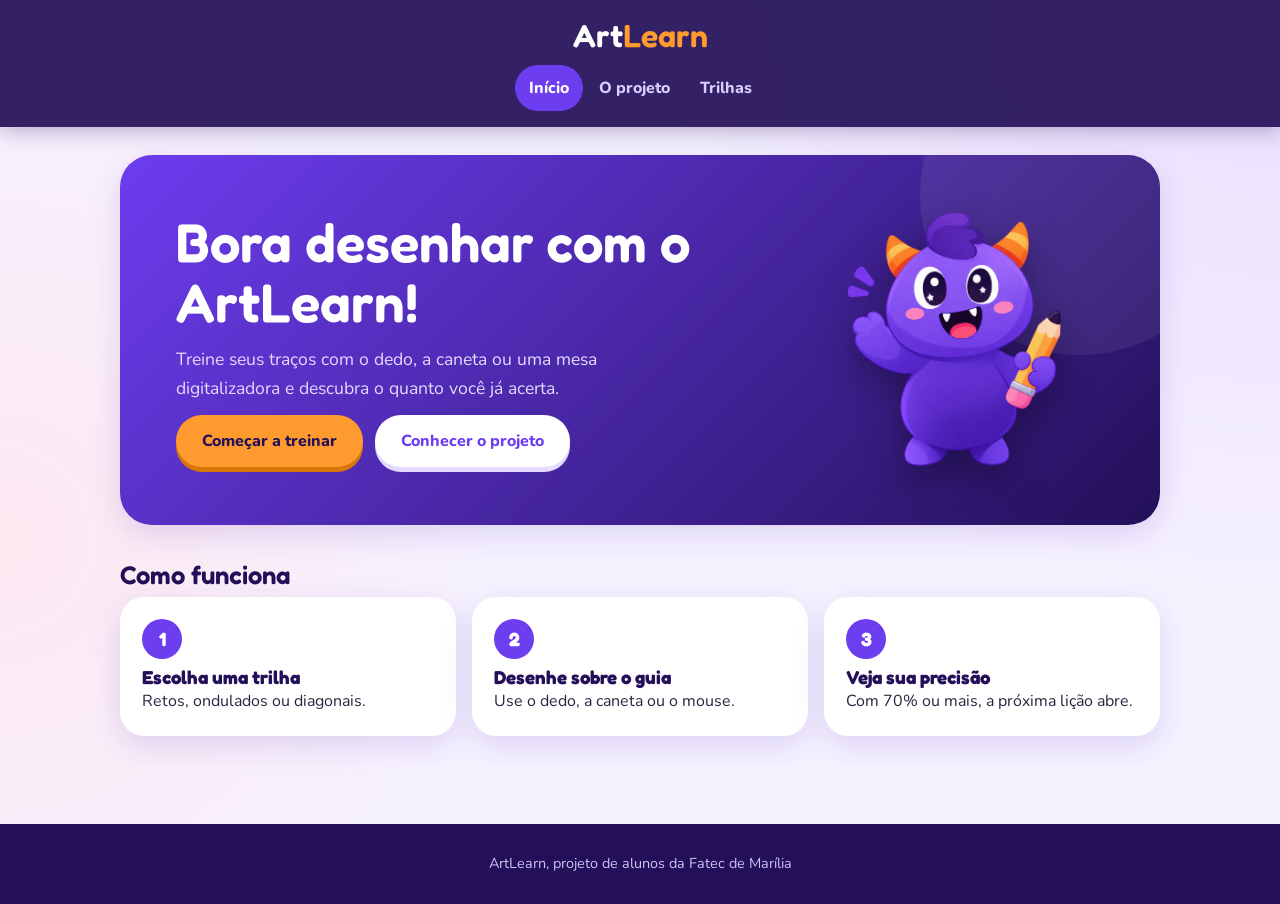
<file: index.html>
<!DOCTYPE html>
<html lang="pt-BR">
<head>
  <meta charset="UTF-8">
  <meta name="viewport" content="width=device-width, initial-scale=1">
  <title>Boas-vindas | ArtLearn</title>
  <link href="https://fonts.googleapis.com/css2?family=Fredoka:wght@500;600&family=Nunito:wght@400;800&display=swap" rel="stylesheet">
  <link rel="stylesheet" href="style.css">
</head>
<body >
  <header class="topo">
    <div class="topo-interno">
      <a class="logo" href="index.html">Art<span>Learn</span></a>
      <button class="botao-menu" id="botaoMenu" aria-label="Abrir menu">☰</button>
      <nav class="menu" id="menu">
        <a href="index.html" class="atual">Início</a>
        <a href="projeto.html" >O projeto</a>
        <a href="trilhas.html" >Trilhas</a>
      </nav>
    </div>
  </header>
  <main>
    <section class="hero">
      <img src="img/mascote.png" alt="Mascote do ArtLearn, um monstrinho roxo segurando um lápis">
      <div>
        <h1>Bora desenhar com o ArtLearn!</h1>
        <p>Treine seus traços com o dedo, a caneta ou uma mesa digitalizadora e descubra o quanto você já acerta.</p>
        <div class="hero-botoes">
          <a class="botao" href="trilhas.html">Começar a treinar</a>
          <a class="botao claro" href="projeto.html">Conhecer o projeto</a>
        </div>
      </div>
    </section>
    <h2>Como funciona</h2>
    <section class="passos">
      <div class="passo"><b>1</b><h3>Escolha uma trilha</h3><p>Retos, ondulados ou diagonais.</p></div>
      <div class="passo"><b>2</b><h3>Desenhe sobre o guia</h3><p>Use o dedo, a caneta ou o mouse.</p></div>
      <div class="passo"><b>3</b><h3>Veja sua precisão</h3><p>Com 70% ou mais, a próxima lição abre.</p></div>
    </section>
  </main>
  <footer class="rodape">ArtLearn, projeto de alunos da Fatec de Marília</footer>
  <script src="script.js"></script>
</body>
</html>
</file>
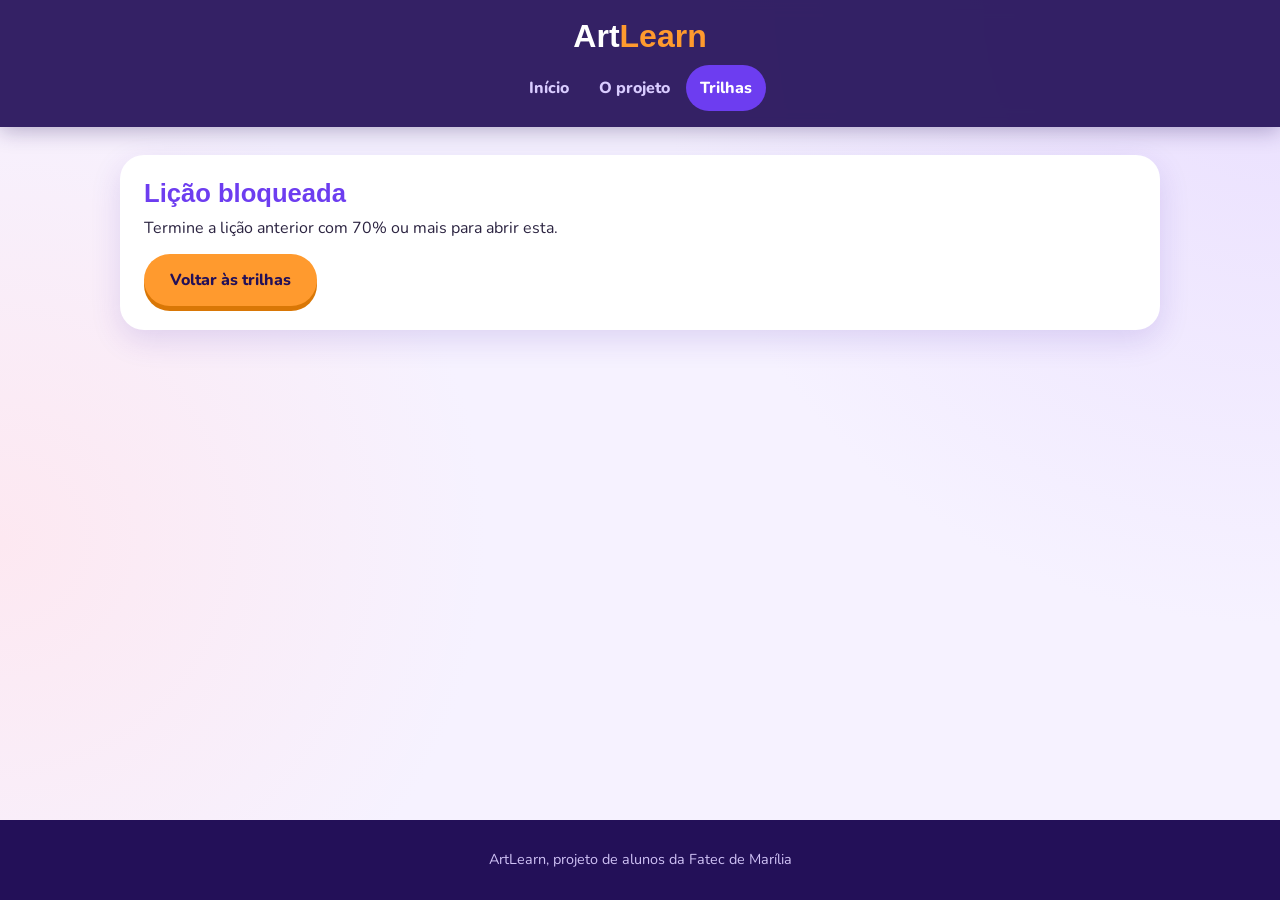
<file: licao-diagonais.html>
<!DOCTYPE html>
<html lang="pt-BR">
<head>
  <meta charset="UTF-8">
  <meta name="viewport" content="width=device-width, initial-scale=1">
  <title>Traços diagonais | ArtLearn</title>
  <link href="https://fonts.googleapis.com/css2?family=Baloo+2:wght@600;800&family=Nunito:wght@400;800&display=swap" rel="stylesheet">
  <link rel="stylesheet" href="style.css">
</head>
<body data-licao="diagonais" data-tipo="diagonais" data-anterior="ondulados" data-proxima="trilhas.html">
  <header class="topo">
    <div class="topo-interno">
      <a class="logo" href="index.html">Art<span>Learn</span></a>
      <button class="botao-menu" id="botaoMenu" aria-label="Abrir menu">☰</button>
      <nav class="menu" id="menu">
        <a href="index.html" >Início</a>
        <a href="projeto.html" >O projeto</a>
        <a href="trilhas.html" class="atual">Trilhas</a>
      </nav>
    </div>
  </header>
  <main>
    <div id="bloqueio" class="caixa oculto">
      <h2>Lição bloqueada</h2>
      <p>Termine a lição anterior com 70% ou mais para abrir esta.</p>
      <a class="botao" href="trilhas.html">Voltar às trilhas</a>
    </div>
    <div id="area">
      <h1>Traços diagonais</h1>
      <div class="etapas">
        <p class="subtitulo" id="etapa"></p>
        <div class="pontos" id="pontos"><span></span><span></span><span></span></div>
      </div>
      <div class="mascote-fala">
        <img src="img/mascote.png" alt="Mascote do ArtLearn">
        <div class="balao">Puxe a linha de cima para baixo, com a mão firme.</div>
      </div>
      <canvas id="tela"></canvas>
      <div class="controles">
        <button class="botao" id="verificar">Verificar</button>
        <button class="botao claro" id="limpar">Limpar</button>
        <button class="botao oculto" id="seguinte">Próximo traço</button>
      </div>
      <div class="barra"><div id="barra"></div></div>
      <p id="resultado">Desenhe por cima do guia e clique em Verificar.</p>
      <p id="melhor"></p>
      <a class="botao oculto" id="proxima" href="trilhas.html">Próxima lição</a>
      <a class="botao claro" href="trilhas.html">Voltar às trilhas</a>
    </div>
  </main>
  <footer class="rodape">ArtLearn, projeto de alunos da Fatec de Marília</footer>
  <script src="script.js"></script>
  <script src="licao.js"></script>
</body>
</html>
</file>
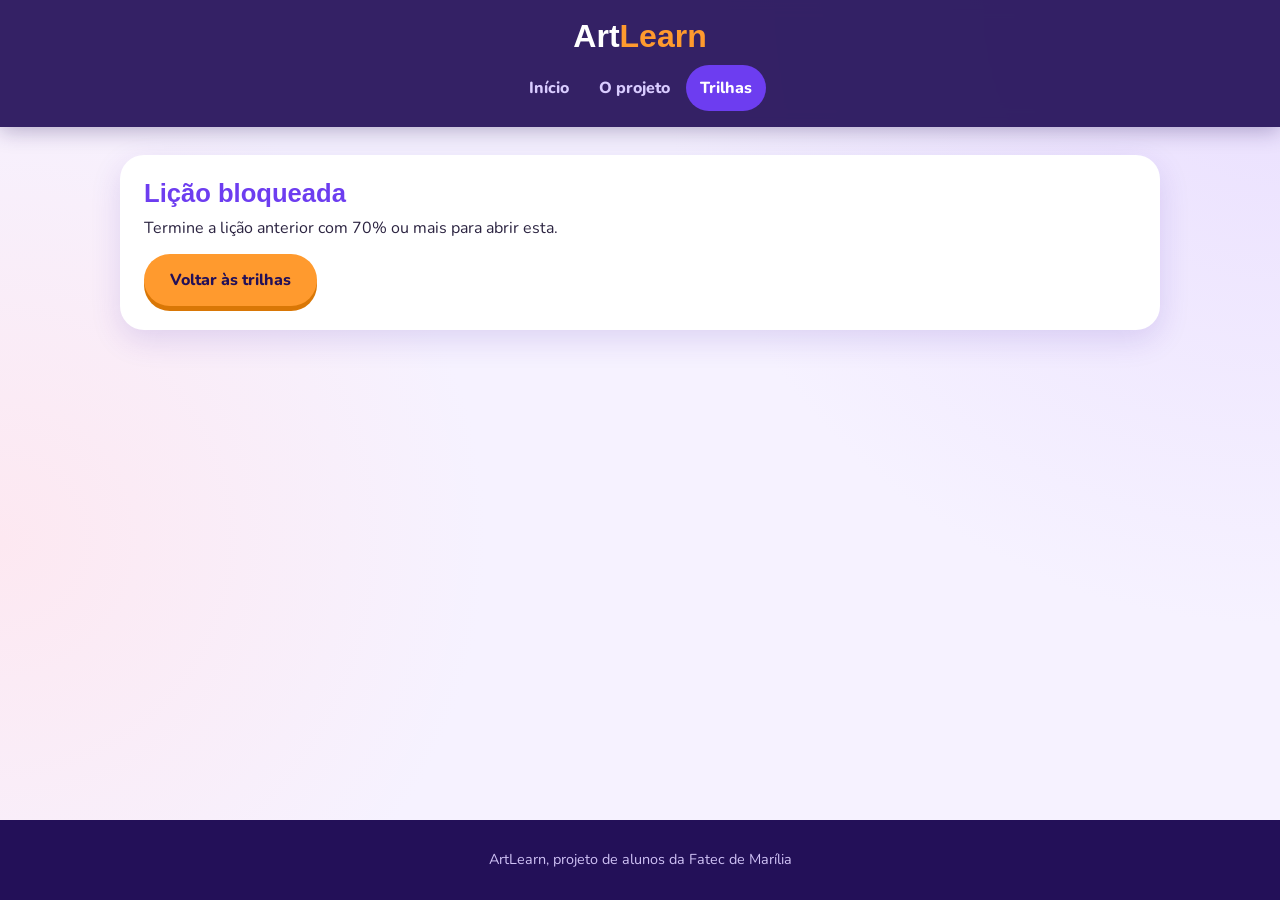
<file: licao-ondulados.html>
<!DOCTYPE html>
<html lang="pt-BR">
<head>
  <meta charset="UTF-8">
  <meta name="viewport" content="width=device-width, initial-scale=1">
  <title>Traços ondulados | ArtLearn</title>
  <link href="https://fonts.googleapis.com/css2?family=Baloo+2:wght@600;800&family=Nunito:wght@400;800&display=swap" rel="stylesheet">
  <link rel="stylesheet" href="style.css">
</head>
<body data-licao="ondulados" data-tipo="ondulados" data-anterior="retos" data-proxima="licao-diagonais.html">
  <header class="topo">
    <div class="topo-interno">
      <a class="logo" href="index.html">Art<span>Learn</span></a>
      <button class="botao-menu" id="botaoMenu" aria-label="Abrir menu">☰</button>
      <nav class="menu" id="menu">
        <a href="index.html" >Início</a>
        <a href="projeto.html" >O projeto</a>
        <a href="trilhas.html" class="atual">Trilhas</a>
      </nav>
    </div>
  </header>
  <main>
    <div id="bloqueio" class="caixa oculto">
      <h2>Lição bloqueada</h2>
      <p>Termine a lição anterior com 70% ou mais para abrir esta.</p>
      <a class="botao" href="trilhas.html">Voltar às trilhas</a>
    </div>
    <div id="area">
      <h1>Traços ondulados</h1>
      <div class="etapas">
        <p class="subtitulo" id="etapa"></p>
        <div class="pontos" id="pontos"><span></span><span></span><span></span></div>
      </div>
      <div class="mascote-fala">
        <img src="img/mascote.png" alt="Mascote do ArtLearn">
        <div class="balao">Deixe a mão acompanhar a onda, sem pressa.</div>
      </div>
      <canvas id="tela"></canvas>
      <div class="controles">
        <button class="botao" id="verificar">Verificar</button>
        <button class="botao claro" id="limpar">Limpar</button>
        <button class="botao oculto" id="seguinte">Próximo traço</button>
      </div>
      <div class="barra"><div id="barra"></div></div>
      <p id="resultado">Desenhe por cima do guia e clique em Verificar.</p>
      <p id="melhor"></p>
      <a class="botao oculto" id="proxima" href="licao-diagonais.html">Próxima lição</a>
      <a class="botao claro" href="trilhas.html">Voltar às trilhas</a>
    </div>
  </main>
  <footer class="rodape">ArtLearn, projeto de alunos da Fatec de Marília</footer>
  <script src="script.js"></script>
  <script src="licao.js"></script>
</body>
</html>
</file>
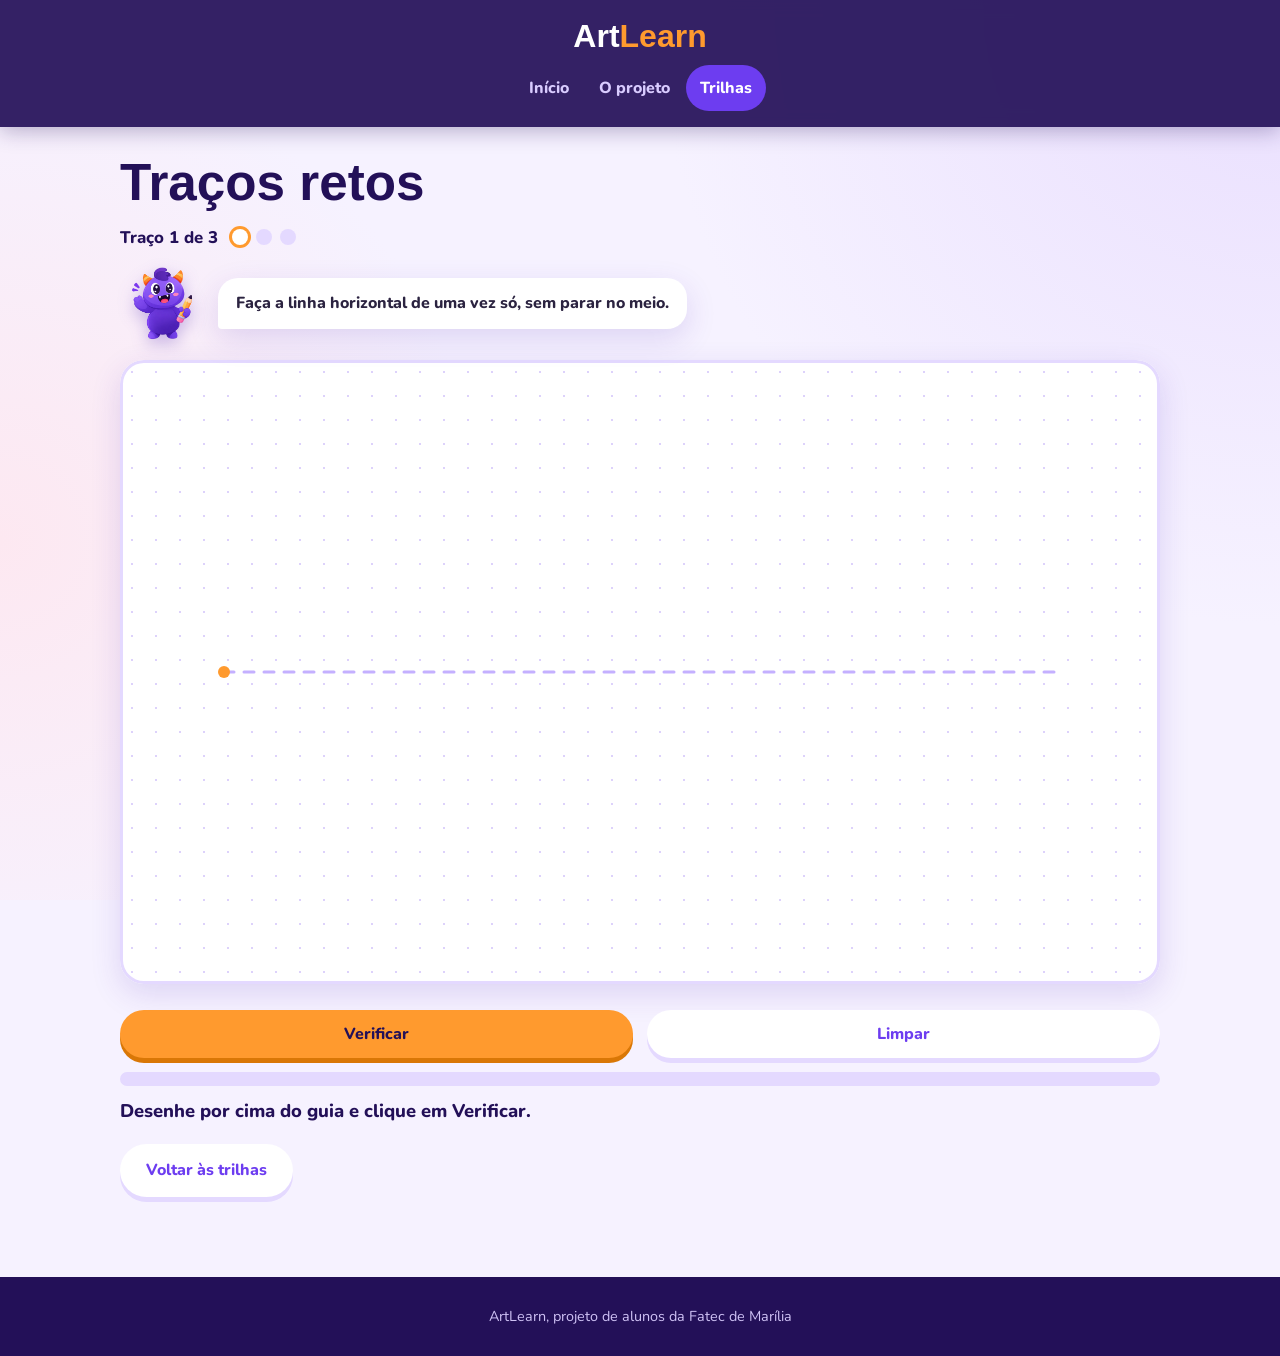
<file: licao-retos.html>
<!DOCTYPE html>
<html lang="pt-BR">
<head>
  <meta charset="UTF-8">
  <meta name="viewport" content="width=device-width, initial-scale=1">
  <title>Traços retos | ArtLearn</title>
  <link href="https://fonts.googleapis.com/css2?family=Baloo+2:wght@600;800&family=Nunito:wght@400;800&display=swap" rel="stylesheet">
  <link rel="stylesheet" href="style.css">
</head>
<body data-licao="retos" data-tipo="retos" data-anterior="" data-proxima="licao-ondulados.html">
  <header class="topo">
    <div class="topo-interno">
      <a class="logo" href="index.html">Art<span>Learn</span></a>
      <button class="botao-menu" id="botaoMenu" aria-label="Abrir menu">☰</button>
      <nav class="menu" id="menu">
        <a href="index.html" >Início</a>
        <a href="projeto.html" >O projeto</a>
        <a href="trilhas.html" class="atual">Trilhas</a>
      </nav>
    </div>
  </header>
  <main>
    <div id="bloqueio" class="caixa oculto">
      <h2>Lição bloqueada</h2>
      <p>Termine a lição anterior com 70% ou mais para abrir esta.</p>
      <a class="botao" href="trilhas.html">Voltar às trilhas</a>
    </div>
    <div id="area">
      <h1>Traços retos</h1>
      <div class="etapas">
        <p class="subtitulo" id="etapa"></p>
        <div class="pontos" id="pontos"><span></span><span></span><span></span></div>
      </div>
      <div class="mascote-fala">
        <img src="img/mascote.png" alt="Mascote do ArtLearn">
        <div class="balao">Faça cada linha de uma vez só, sem parar no meio.</div>
      </div>
      <canvas id="tela"></canvas>
      <div class="controles">
        <button class="botao" id="verificar">Verificar</button>
        <button class="botao claro" id="limpar">Limpar</button>
        <button class="botao oculto" id="seguinte">Próximo traço</button>
      </div>
      <div class="barra"><div id="barra"></div></div>
      <p id="resultado">Desenhe por cima do guia e clique em Verificar.</p>
      <p id="melhor"></p>
      <a class="botao oculto" id="proxima" href="licao-ondulados.html">Próxima lição</a>
      <a class="botao claro" href="trilhas.html">Voltar às trilhas</a>
    </div>
  </main>
  <footer class="rodape">ArtLearn, projeto de alunos da Fatec de Marília</footer>
  <script src="script.js"></script>
  <script src="licao.js"></script>
</body>
</html>
</file>
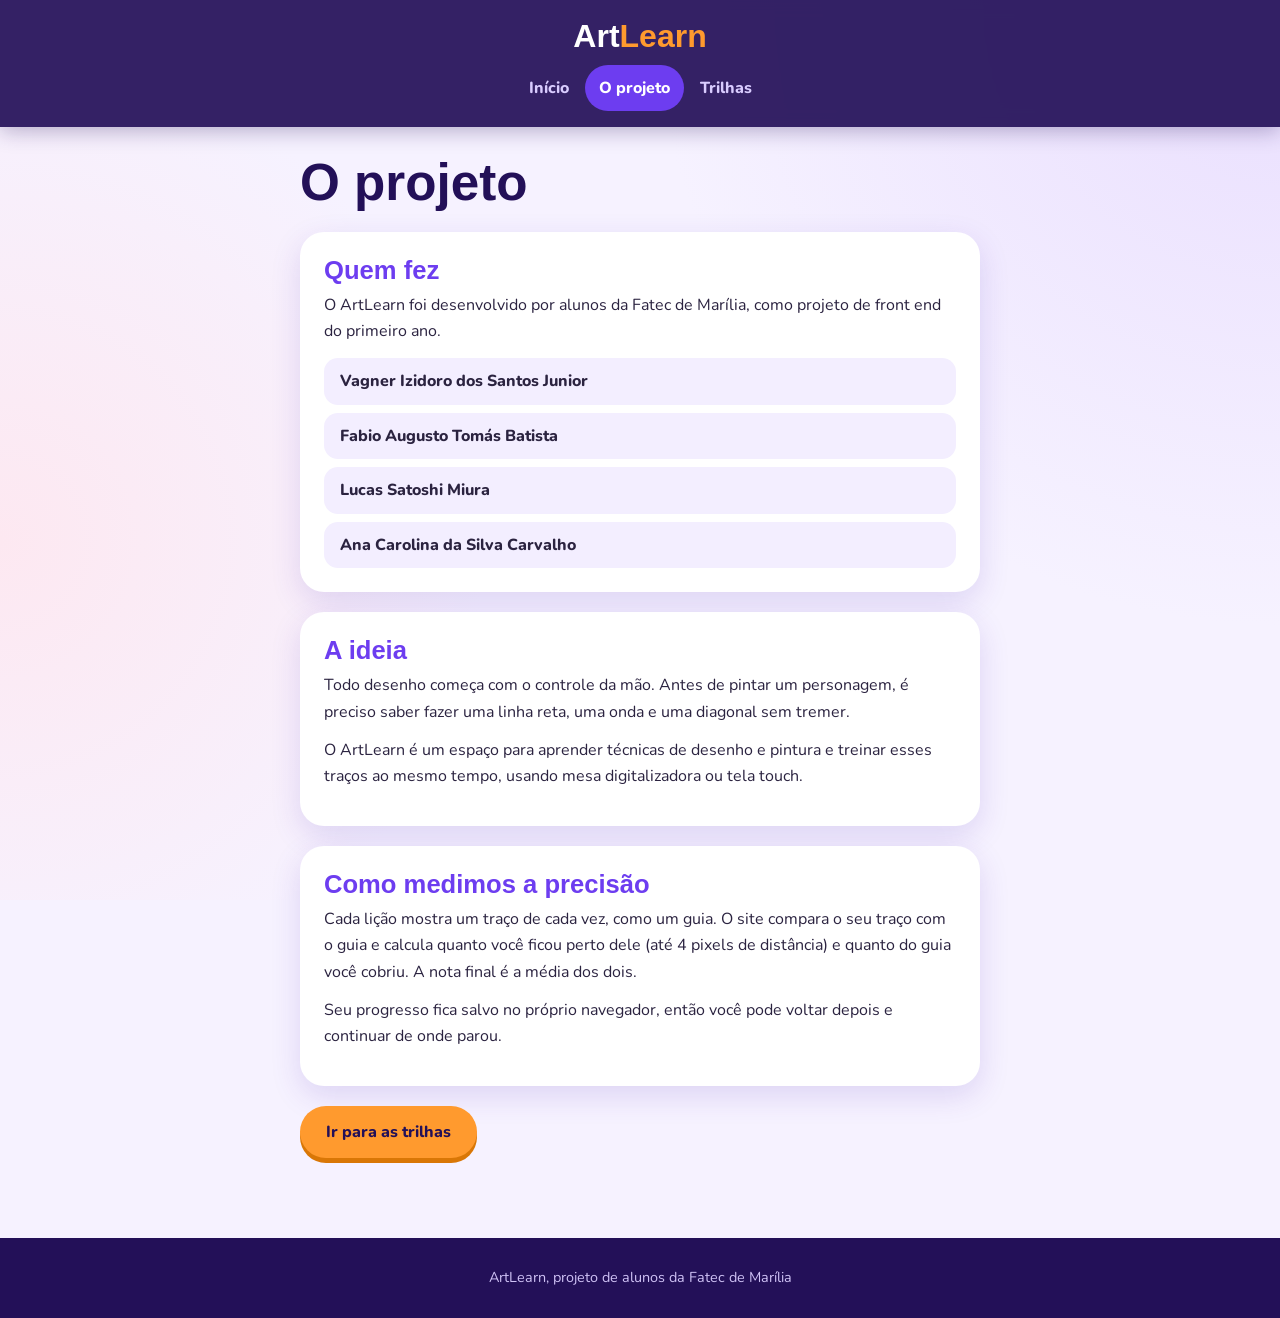
<file: projeto.html>
<!DOCTYPE html>
<html lang="pt-BR">
<head>
  <meta charset="UTF-8">
  <meta name="viewport" content="width=device-width, initial-scale=1">
  <title>O projeto | ArtLearn</title>
  <link href="https://fonts.googleapis.com/css2?family=Baloo+2:wght@600;800&family=Nunito:wght@400;800&display=swap" rel="stylesheet">
  <link rel="stylesheet" href="style.css">
</head>
<body >
  <header class="topo">
    <div class="topo-interno">
      <a class="logo" href="index.html">Art<span>Learn</span></a>
      <button class="botao-menu" id="botaoMenu" aria-label="Abrir menu">☰</button>
      <nav class="menu" id="menu">
        <a href="index.html" >Início</a>
        <a href="projeto.html" class="atual">O projeto</a>
        <a href="trilhas.html" >Trilhas</a>
      </nav>
    </div>
  </header>
  <main class="texto-longo">
    <h1>O projeto</h1>
    <section class="caixa">
      <h2>Quem fez</h2>
      <p>O ArtLearn foi desenvolvido por alunos da Fatec de Marília, como projeto de front end do primeiro ano.</p>
      <ul class="equipe">
        <li>Vagner Izidoro dos Santos Junior</li>
        <li>Fabio Augusto Tomás Batista</li>
        <li>Lucas Satoshi Miura</li>
        <li>Ana Carolina da Silva Carvalho</li>
      </ul>
    </section>
    <section class="caixa">
      <h2>A ideia</h2>
      <p>Todo desenho começa com o controle da mão. Antes de pintar um personagem, é preciso saber fazer uma linha reta, uma onda e uma diagonal sem tremer.</p>
      <p>O ArtLearn é um espaço para aprender técnicas de desenho e pintura e treinar esses traços ao mesmo tempo, usando mesa digitalizadora ou tela touch.</p>
    </section>
    <section class="caixa">
      <h2>Como medimos a precisão</h2>
      <p>Cada lição mostra um traço de cada vez, como um guia. O site compara o seu traço com o guia e calcula quanto você ficou perto dele (até 4 pixels de distância) e quanto do guia você cobriu. A nota final é a média dos dois.</p>
      <p>Seu progresso fica salvo no próprio navegador, então você pode voltar depois e continuar de onde parou.</p>
    </section>
    <a class="botao" href="trilhas.html">Ir para as trilhas</a>
  </main>
  <footer class="rodape">ArtLearn, projeto de alunos da Fatec de Marília</footer>
  <script src="script.js"></script>
</body>
</html>
</file>
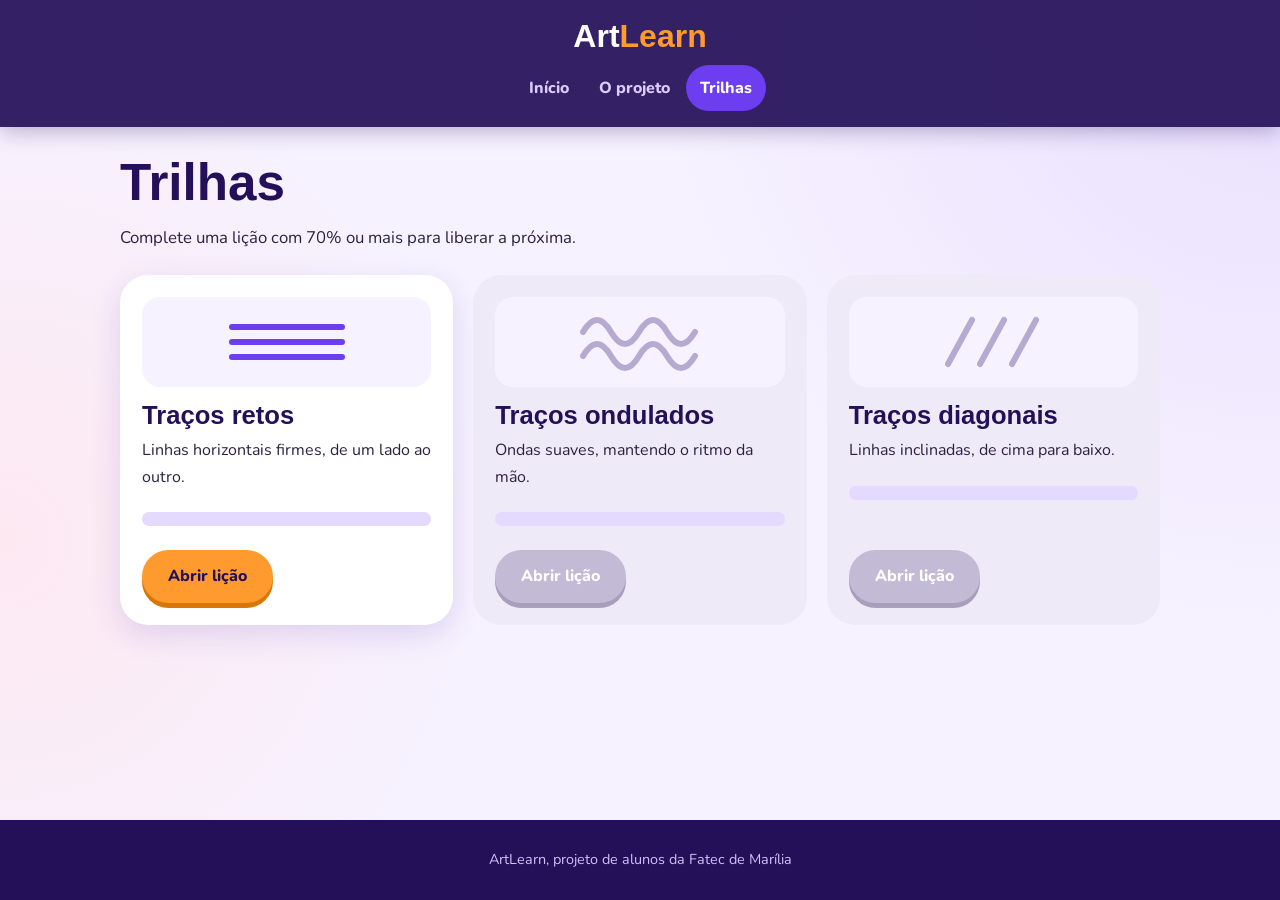
<file: trilhas.html>
<!DOCTYPE html>
<html lang="pt-BR">
<head>
  <meta charset="UTF-8">
  <meta name="viewport" content="width=device-width, initial-scale=1">
  <title>Trilhas | ArtLearn</title>
  <link href="https://fonts.googleapis.com/css2?family=Baloo+2:wght@600;800&family=Nunito:wght@400;800&display=swap" rel="stylesheet">
  <link rel="stylesheet" href="style.css">
</head>
<body >
  <header class="topo">
    <div class="topo-interno">
      <a class="logo" href="index.html">Art<span>Learn</span></a>
      <button class="botao-menu" id="botaoMenu" aria-label="Abrir menu">☰</button>
      <nav class="menu" id="menu">
        <a href="index.html" >Início</a>
        <a href="projeto.html" >O projeto</a>
        <a href="trilhas.html" class="atual">Trilhas</a>
      </nav>
    </div>
  </header>
  <main>
    <h1>Trilhas</h1>
    <p class="subtitulo">Complete uma lição com 70% ou mais para liberar a próxima.</p>
    <div class="trilha">
      <article class="card" data-licao="retos" data-anterior="">
        <div class="icone"><svg viewBox="0 0 130 60" aria-hidden="true"><path d="M10 15h110M10 30h110M10 45h110"/></svg></div>
        <h2>Traços retos</h2>
        <p>Linhas horizontais firmes, de um lado ao outro.</p>
        <div class="barra"><div></div></div>
        <p class="status"></p>
        <a class="botao" href="licao-retos.html">Abrir lição</a>
      </article>
      <article class="card" data-licao="ondulados" data-anterior="retos">
        <div class="icone"><svg viewBox="0 0 130 60" aria-hidden="true"><path d="M8 20q14-24 28 0t28 0 28 0 28 0M8 44q14-24 28 0t28 0 28 0 28 0"/></svg></div>
        <h2>Traços ondulados</h2>
        <p>Ondas suaves, mantendo o ritmo da mão.</p>
        <div class="barra"><div></div></div>
        <p class="status"></p>
        <a class="botao" href="licao-ondulados.html">Abrir lição</a>
      </article>
      <article class="card" data-licao="diagonais" data-anterior="ondulados">
        <div class="icone"><svg viewBox="0 0 130 60" aria-hidden="true"><path d="M20 52l24-44M52 52l24-44M84 52l24-44"/></svg></div>
        <h2>Traços diagonais</h2>
        <p>Linhas inclinadas, de cima para baixo.</p>
        <div class="barra"><div></div></div>
        <p class="status"></p>
        <a class="botao" href="licao-diagonais.html">Abrir lição</a>
      </article>
    </div>
  </main>
  <footer class="rodape">ArtLearn, projeto de alunos da Fatec de Marília</footer>
  <script src="script.js"></script>
</body>
</html>
</file>
<file: style.css>
:root {
  --roxo: #6d3df0;
  --roxo-medio: #8b5cf6;
  --roxo-escuro: #231058;
  --roxo-claro: #f6f2ff;
  --lilas: #e4d9ff;
  --laranja: #ff9a2e;
  --rosa: #ff6b9a;
  --texto: #2b2340;
  --verde: #1fa463;
  --sombra: 0 10px 30px rgba(80, 40, 180, 0.15);
}

* { box-sizing: border-box; margin: 0; padding: 0; }

body {
  font-family: 'Nunito', Arial, sans-serif;
  color: var(--texto);
  background: var(--roxo-claro);
  background-image: radial-gradient(circle at 100% 0, #e9defe 0, transparent 40%), radial-gradient(circle at 0 60%, #fde8f1 0, transparent 35%);
  background-attachment: fixed;
  line-height: 1.65;
  min-height: 100vh;
  display: flex;
  flex-direction: column;
}

h1, h2, h3 { font-family: 'Fredoka', Arial, sans-serif; line-height: 1.1; color: var(--roxo-escuro); }
h1 { font-size: 2.6rem; font-weight: 600; margin-bottom: 12px; }
h2 { font-size: 1.6rem; font-weight: 600; margin-bottom: 8px; }
p { margin-bottom: 12px; }
a { color: var(--roxo); }
img { max-width: 100%; height: auto; }

.topo {
  background: rgba(35, 16, 88, 0.92);
  backdrop-filter: blur(10px);
  position: sticky;
  top: 0;
  z-index: 10;
  box-shadow: 0 4px 20px rgba(35, 16, 88, 0.3);
}
.topo-interno {
  max-width: 1080px;
  margin: 0 auto;
  padding: 10px 20px;
  display: flex;
  flex-direction: column;
  align-items: center;
  position: relative;
}
.logo { font-family: 'Fredoka', Arial, sans-serif; font-weight: 600; font-size: 2rem; color: #fff; text-decoration: none; }
.logo span { color: var(--laranja); }
.botao-menu {
  position: absolute;
  right: 20px;
  top: 12px;
  background: rgba(255, 255, 255, 0.12);
  border: none;
  color: #fff;
  font-size: 1.3rem;
  padding: 4px 12px;
  border-radius: 10px;
  cursor: pointer;
}
.menu { display: none; width: 100%; flex-direction: column; align-items: center; padding: 8px 0; gap: 2px; }
.menu.aberto { display: flex; }
.menu a { color: #d9ccff; text-decoration: none; font-weight: 800; padding: 10px 14px; border-radius: 999px; }
.menu a:hover { color: #fff; background: rgba(255, 255, 255, 0.1); }
.menu a.atual { color: #fff; background: var(--roxo); }

main { flex: 1; width: 100%; max-width: 1080px; margin: 0 auto; padding: 28px 20px 56px; }

.hero {
  background: linear-gradient(135deg, var(--roxo) 0%, var(--roxo-escuro) 100%);
  border-radius: 32px;
  padding: 32px 24px;
  display: flex;
  flex-direction: column;
  align-items: center;
  text-align: center;
  gap: 12px;
  margin-bottom: 36px;
  box-shadow: var(--sombra);
  position: relative;
  overflow: hidden;
}
.hero::before {
  content: '';
  position: absolute;
  width: 320px;
  height: 320px;
  border-radius: 50%;
  background: rgba(255, 255, 255, 0.07);
  top: -120px;
  right: -80px;
}
.hero > * { position: relative; }
.hero h1 { color: #fff; font-size: 2.4rem; }
.hero p { color: #e4d9ff; font-size: 1.1rem; max-width: 480px; }
.hero img { width: 230px; filter: drop-shadow(0 14px 18px rgba(0, 0, 0, 0.35)); animation: flutuar 4s ease-in-out infinite; }
.hero-botoes { display: flex; flex-wrap: wrap; gap: 12px; justify-content: center; margin-top: 8px; }
@keyframes flutuar { 50% { transform: translateY(-10px); } }
@media (prefers-reduced-motion: reduce) { .hero img { animation: none; } }

.botao {
  display: inline-block;
  background: var(--laranja);
  color: var(--roxo-escuro);
  border: none;
  font-family: inherit;
  font-weight: 800;
  font-size: 1rem;
  padding: 13px 26px;
  border-radius: 999px;
  text-decoration: none;
  cursor: pointer;
  box-shadow: 0 5px 0 #d97706;
  transition: transform 0.1s, box-shadow 0.1s;
}
.botao:hover { transform: translateY(2px); box-shadow: 0 3px 0 #d97706; }
.botao:active { transform: translateY(5px); box-shadow: 0 0 0 #d97706; }
.botao:focus-visible, .menu a:focus-visible { outline: 3px solid var(--roxo-medio); outline-offset: 3px; }
.botao.claro { background: #fff; color: var(--roxo); box-shadow: 0 5px 0 var(--lilas); }
.botao.claro:hover { box-shadow: 0 3px 0 var(--lilas); }
.botao.claro:active { box-shadow: 0 0 0 var(--lilas); }

.caixa {
  background: #fff;
  border-radius: 24px;
  padding: 24px;
  margin-bottom: 20px;
  box-shadow: var(--sombra);
}
.caixa h2 { color: var(--roxo); }
.texto-longo { max-width: 720px; }
.texto-longo > h1 { margin-bottom: 20px; }

.passos { display: grid; gap: 16px; margin-bottom: 8px; }
.passo { background: #fff; border-radius: 24px; padding: 22px; box-shadow: var(--sombra); }
.passo b {
  display: inline-flex;
  align-items: center;
  justify-content: center;
  width: 40px;
  height: 40px;
  border-radius: 50%;
  background: var(--roxo);
  color: #fff;
  font-family: 'Fredoka', Arial, sans-serif;
  font-size: 1.2rem;
  margin-bottom: 8px;
}
.passo p { margin: 0; }

.subtitulo { max-width: 560px; margin-bottom: 24px; font-size: 1.05rem; }

.trilha { display: grid; gap: 20px; }
.card {
  background: #fff;
  border-radius: 28px;
  padding: 22px;
  box-shadow: var(--sombra);
  display: flex;
  flex-direction: column;
}
.card .botao { margin-top: auto; align-self: flex-start; }
.card.bloqueado { background: #efeaf8; box-shadow: none; }
.card.bloqueado .botao { background: #c3bbd6; box-shadow: 0 5px 0 #a79fbc; color: #fff; pointer-events: none; }
.icone {
  background: var(--roxo-claro);
  border-radius: 18px;
  height: 90px;
  margin-bottom: 14px;
  display: flex;
  align-items: center;
  justify-content: center;
}
.icone svg { width: 130px; height: 60px; fill: none; stroke: var(--roxo); stroke-width: 6; stroke-linecap: round; }
.card.bloqueado .icone svg { stroke: #b5abd0; }
.status { font-weight: 800; color: var(--roxo); margin-bottom: 14px; }
.barra { background: var(--lilas); border-radius: 999px; height: 14px; overflow: hidden; margin: 10px 0; }
.barra div { background: linear-gradient(90deg, var(--roxo-medio), var(--roxo)); height: 100%; width: 0; border-radius: 999px; transition: width 0.4s; }
.barra div.ok { background: linear-gradient(90deg, #34d399, var(--verde)); }

.mascote-fala { display: flex; align-items: center; gap: 14px; margin-bottom: 18px; }
.mascote-fala img { width: 84px; filter: drop-shadow(0 6px 8px rgba(80, 40, 180, 0.3)); }
.balao { background: #fff; border-radius: 20px 20px 20px 4px; padding: 12px 18px; box-shadow: var(--sombra); font-weight: 800; }

#tela {
  width: 100%;
  display: block;
  background-color: #fff;
  background-image: radial-gradient(#ddd2fb 1.5px, transparent 1.5px);
  background-size: 24px 24px;
  border-radius: 24px;
  box-shadow: var(--sombra), inset 0 0 0 3px var(--lilas);
  touch-action: none;
  cursor: url("data:image/svg+xml,%3Csvg xmlns='http://www.w3.org/2000/svg' width='32' height='32' viewBox='0 0 32 32'%3E%3Ccircle cx='16' cy='16' r='7' fill='none' stroke='white' stroke-width='5'/%3E%3Ccircle cx='16' cy='16' r='7' fill='none' stroke='%236d3df0' stroke-width='2.5'/%3E%3Ccircle cx='16' cy='16' r='3' fill='white'/%3E%3Ccircle cx='16' cy='16' r='1.6' fill='%232a1466'/%3E%3C/svg%3E") 16 16, crosshair;
}
.controles { display: flex; flex-wrap: wrap; gap: 14px; margin: 20px 0 14px; }
.controles .botao { flex: 1 1 140px; text-align: center; }
#resultado { font-weight: 800; font-size: 1.15rem; color: var(--roxo-escuro); margin-top: 10px; }
#melhor { color: var(--roxo); font-weight: 800; }
.oculto { display: none; }
#area .botao { margin-top: 6px; }

.rodape { text-align: center; padding: 28px 16px; margin-top: 24px; color: #cfc2f5; background: var(--roxo-escuro); font-size: 0.9rem; }

@media (min-width: 700px) {
  h1 { font-size: 3.2rem; }
  .botao-menu { display: none; }
  .menu { display: flex; flex-direction: row; justify-content: center; width: auto; padding: 2px 0 6px; }
  .hero { flex-direction: row-reverse; text-align: left; justify-content: space-between; padding: 48px 56px; }
  .hero h1 { font-size: 3.4rem; }
  .hero-botoes { justify-content: flex-start; }
  .hero img { width: 300px; }
  .passos, .trilha { grid-template-columns: repeat(3, 1fr); }
}

.equipe { list-style: none; margin: 14px 0 0; padding: 0; display: grid; gap: 8px; }
.equipe li { background: #f3eeff; border-radius: 14px; padding: 10px 16px; font-weight: 800; }

.etapas { display: flex; flex-wrap: wrap; align-items: center; gap: 14px; margin-bottom: 14px; }
.etapas p { margin: 0; font-weight: 800; color: var(--roxo-escuro); }
.pontos { display: flex; gap: 8px; }
.pontos span { width: 16px; height: 16px; border-radius: 50%; background: var(--lilas); }
.pontos span.feito { background: var(--roxo); }
.pontos span.atual { background: #fff; box-shadow: 0 0 0 3px #ff9a2e; }
</file>
